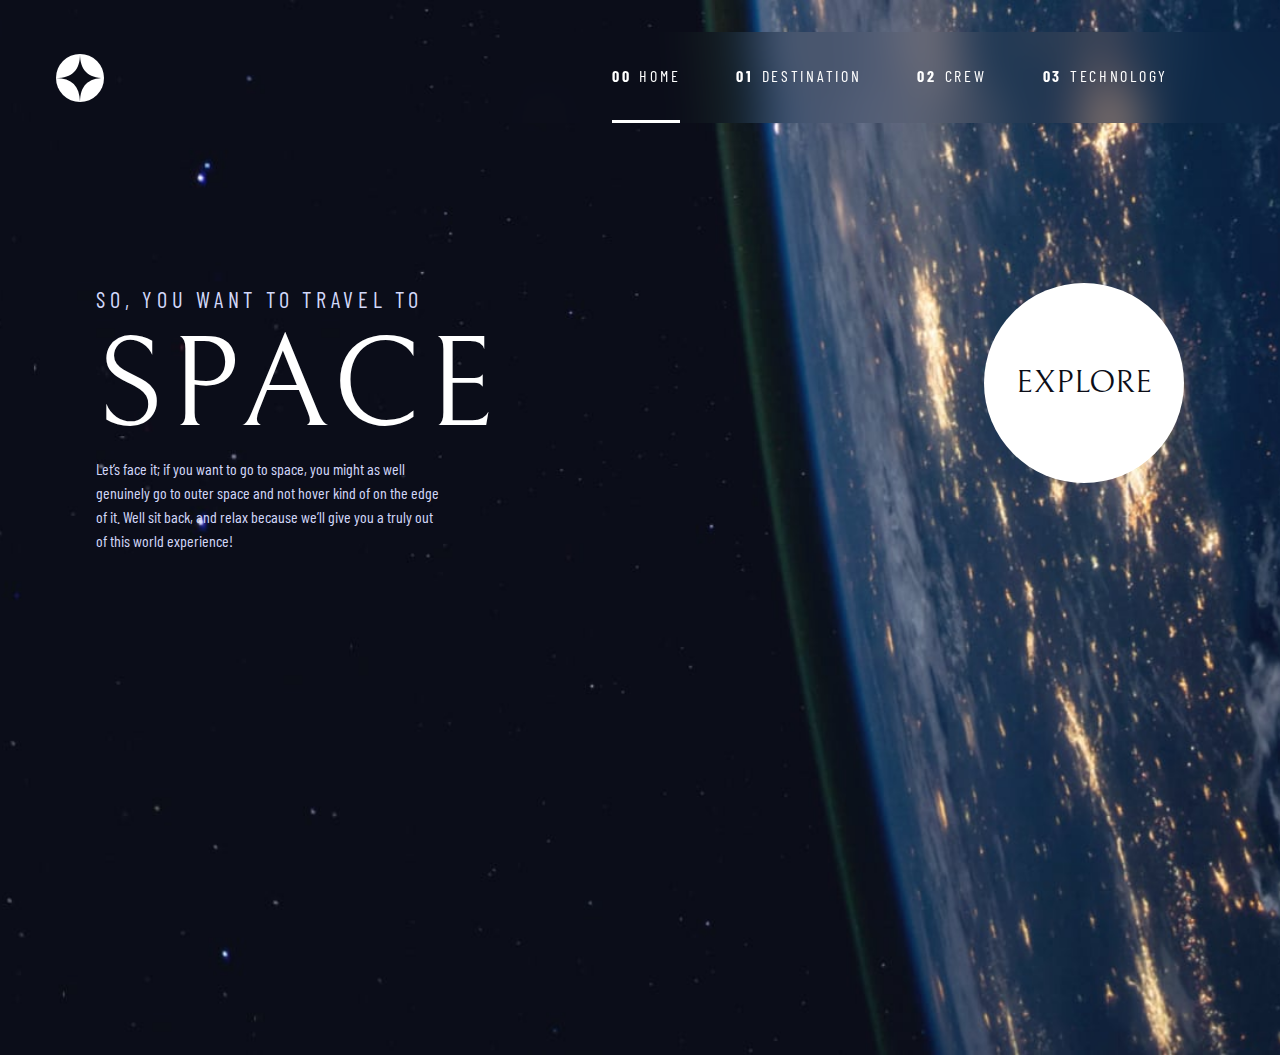
<file: index.html>
<!DOCTYPE html>
<html lang="en">
  <head>
    <meta charset="UTF-8" />
    <meta http-equiv="X-UA-Compatible" content="IE=edge" />
    <meta name="viewport" content="width=device-width, initial-scale=1.0" />
    <title>space-tourism-website</title>
    <!-- fonts -->
    <link rel="preconnect" href="https://fonts.googleapis.com">
  <link rel="preconnect" href="https://fonts.gstatic.com" crossorigin>
  <link href="https://fonts.googleapis.com/css2?family=Barlow+Condensed:wght@400;700&family=Bellefair&family=Barlow:wght@400;700&display=swap"
      rel="stylesheet">
    <!-- css file -->
    <link rel="stylesheet" href="style.css">
    <script src="home.js" defer></script>
  </head>
  <body class="home">
    <header class="flex primary-header">
        <div >
            <img src="starter-code/assets/shared/logo.svg" alt="" class="logo">
        </div> 
        <button class="mobile-nav-toggle" aria-controls="primary-navigation"><span aria-expanded="false"></span></button>
                <nav>
                    <ul id="primary-navigation" class="primary-navigation underline-indicators flex">
                        <li class="active"><a class=" ff-sans-cond uppercase text-white letter-spacing-2" href="index.html"><span>00</span>Home</a>
                        <li><a class="ff-sans-cond  uppercase text-white letter-spacing-2" href="destination.html"><span>01</span>Destination</a>
                        <li><a class=" ff-sans-cond   uppercase text-white letter-spacing-2" href="crew.html"><span>02</span>Crew</a>
                        <li><a class=" ff-sans-cond   uppercase text-white letter-spacing-2" href="technology.html"><span>03</span>Technology</a>
                    </ul>
                </nav>
    </header>
    <!-- <div class="landing"> -->
        <main class="container flex landing">
            <div class="text">
                <h1 class="text-accent ff-sans-cond fs-500 uppercase letter-spacing-1" style="font-weight: normal;">  So, you want to travel to
                    <br><span class="ff-serif fs-900 text-white">Space</span>
                </h1>
                <p class="text-accent">Let’s face it; if you want to go to space, you might as well genuinely go to 
                    outer space and not hover kind of on the edge of it. Well sit back, and relax 
                    because we’ll give you a truly out of this world experience!</p>
            </div>
                <a href="destination.html" class="large-button uppercase ff-serif fs-600 text-dark bg-white">Explore</a>
          </main>
    <!-- </div>  -->
  </body>
</html>
</file>
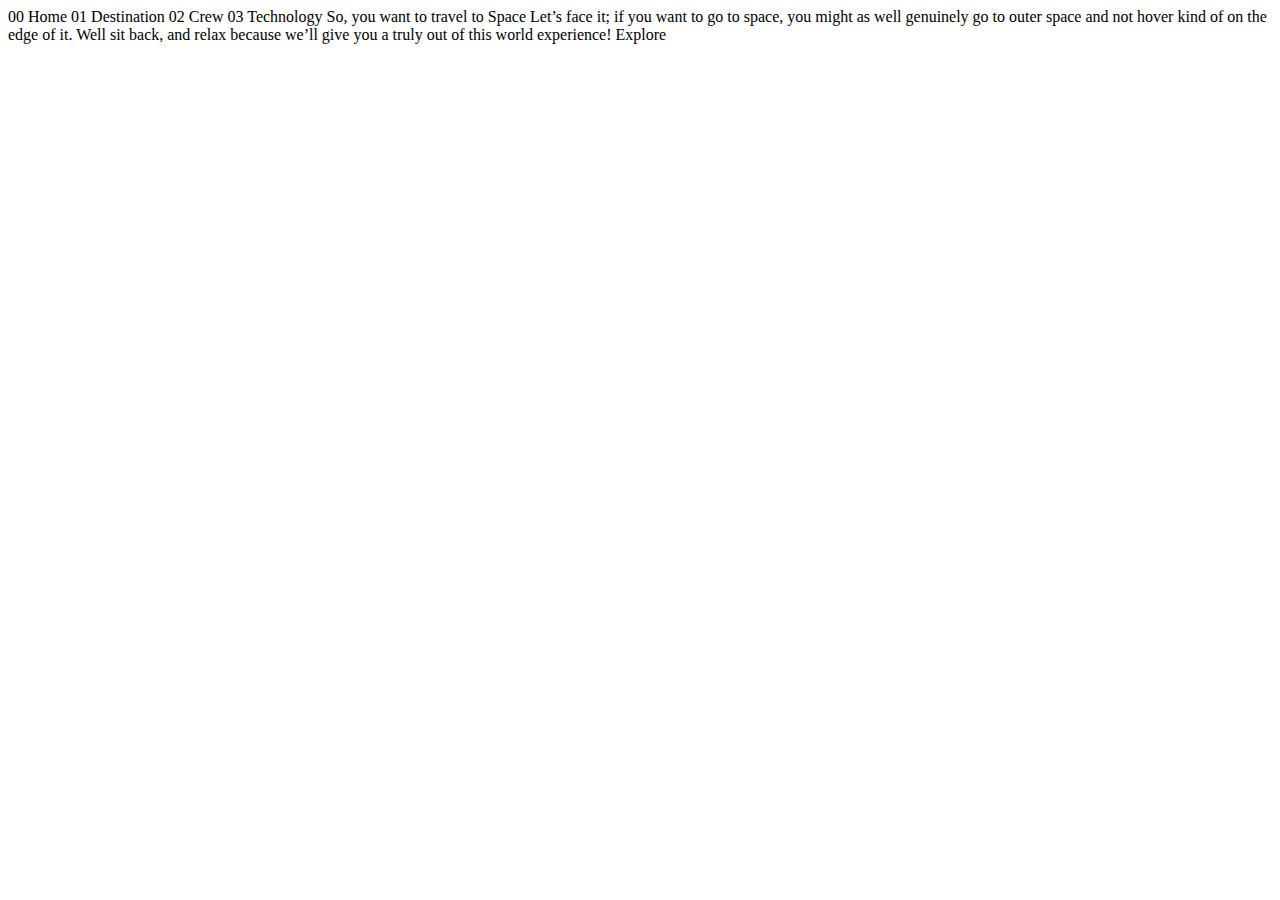
<file: starter-code/index.html>
<!DOCTYPE html>
<html lang="en">
<head>
  <meta charset="UTF-8">
  <meta name="viewport" content="width=device-width, initial-scale=1.0">

  <link rel="icon" type="image/png" sizes="32x32" href="./assets/favicon-32x32.png">
  
  <title>Frontend Mentor | Space tourism website</title>
</head>
<body>

  00 Home
  01 Destination
  02 Crew
  03 Technology

  So, you want to travel to
  Space
  Let’s face it; if you want to go to space, you might as well genuinely go to 
  outer space and not hover kind of on the edge of it. Well sit back, and relax 
  because we’ll give you a truly out of this world experience!

  Explore

</body>
</html>
</file>
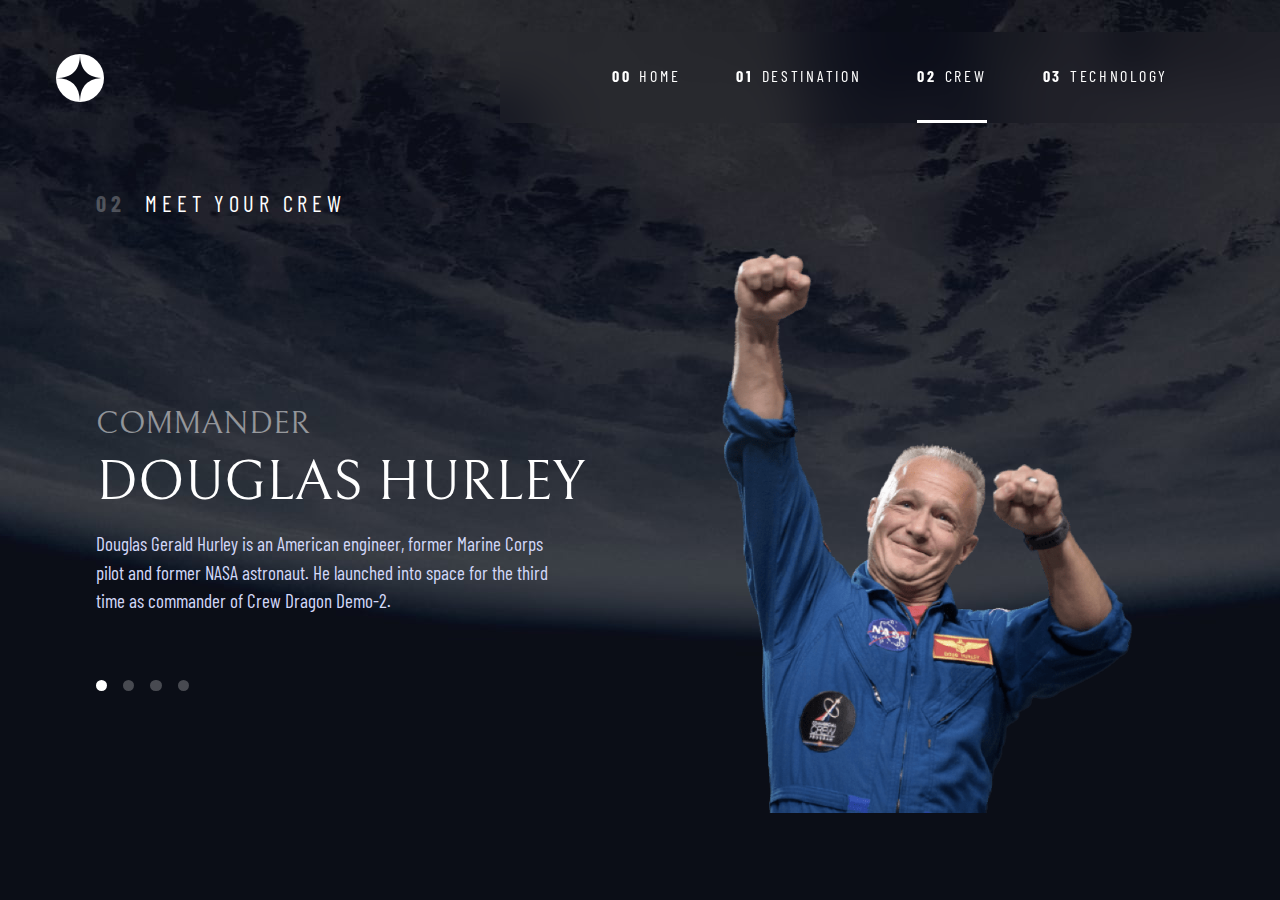
<file: crew.html>
<!DOCTYPE html>
<html lang="en">
  <head>
    <meta charset="UTF-8" />
    <meta http-equiv="X-UA-Compatible" content="IE=edge" />
    <meta name="viewport" content="width=device-width, initial-scale=1.0" />
    <title>space-tourism-website</title>
    <!-- fonts -->
    <link rel="preconnect" href="https://fonts.googleapis.com" />
    <link rel="preconnect" href="https://fonts.gstatic.com" crossorigin />
    <link
      href="https://fonts.googleapis.com/css2?family=Barlow+Condensed:wght@400;700&family=Bellefair&family=Barlow:wght@400;700&display=swap"
      rel="stylesheet"
    />
    <!-- css file -->
    <link rel="stylesheet" href="style.css" />
    <script src="home.js" defer></script>
    <script src="dot.js" defer></script>
  </head>
  <body class="crew">
    <header class="flex primary-header">
      <div>
        <img src="starter-code/assets/shared/logo.svg" alt="" class="logo" />
      </div>
      <button class="mobile-nav-toggle" aria-controls="primary-navigation">
        <span aria-expanded="false"></span>
      </button>
      <nav>
        <ul
          id="primary-navigation"
          class="primary-navigation underline-indicators flex"
        >
        <li ><a class=" ff-sans-cond uppercase text-white letter-spacing-2" href="index.html"><span>00</span>Home</a>
          <li><a class="ff-sans-cond  uppercase text-white letter-spacing-2" href="destination.html"><span>01</span>Destination</a>
          <li class="active"><a class=" ff-sans-cond   uppercase text-white letter-spacing-2" href="crew.html"><span>02</span>Crew</a>
          <li><a class=" ff-sans-cond   uppercase text-white letter-spacing-2" href="technology.html"><span>03</span>Technology</a>
        </ul>
      </nav>
    </header>
    <main class="container crew-main">
      <h1 class="numbered-title text-white uppercase">
        <span>02</span> Meet your crew
      </h1>
      <div class="flex column">
        <div class="profile flex column">
          <article class="content">
            <h2 class="ff-serif uppercase fs-600">Commander</h2>
            <p class="ff-serif uppercase text-white fs-700">Douglas Hurley</p>
            <p class="text-accent fs-400 text">
              Douglas Gerald Hurley is an American engineer, former Marine Corps
              pilot and former NASA astronaut. He launched into space for the
              third time as commander of Crew Dragon Demo-2.
            </p>
          </article>
          <article class="content" hidden>
            <h2 class="ff-serif uppercase fs-600">
              Mission Specialist
  


            </h2>
            <p class="ff-serif uppercase text-white fs-700">Douglas Hurley</p>
            <p class="text-accent fs-400 text">
              Mark Richard Shuttleworth is the founder and CEO of Canonical, the company behind 
              the Linux-based Ubuntu operating system. Shuttleworth became the first South 
              African to travel to space as a space tourist.
            </p>
          </article>
          <article class="content" hidden>
            <h2 class="ff-serif uppercase fs-600">
              Pilot
            </h2>
            <p class="ff-serif uppercase text-white fs-700">  Victor Glover</p>
            <p class="text-accent fs-400 text">
              Pilot on the first operational flight of the SpaceX Crew Dragon to the 
              International Space Station. Glover is a commander in the U.S. Navy where 
              he pilots an F/A-18.He was a crew member of Expedition 64, and served as a 
              station systems flight engineer.
            </p>
          </article>
          <article class="content" hidden>
            <h2 class="ff-serif uppercase fs-600">
              Flight Engineer
              
            

            </h2>
            <p class="ff-serif uppercase text-white fs-700">Anousheh Ansari</p>
            <p class="text-accent fs-400 ">
              Anousheh Ansari is an Iranian American engineer and co-founder of Prodea Systems. 
              Ansari was the fourth self-funded space tourist, the first self-funded woman to 
              fly to the ISS, and the first Iranian in space.
            </p>
          </article>
          <ul class="dots flex">
            <li class="active dot"></li>
            <li class="dot"></li>
            <li class="dot"></li>
            <li class="dot"></li>
          </ul>
        </div>
        <picture
          ><img src="starter-code/assets/crew/image-douglas-hurley.png" alt=""
        /></picture>
        <picture hidden
          ><img src="starter-code/assets/crew/image-mark-shuttleworth.png" alt=""
        /></picture>
        <picture hidden
          ><img src="starter-code/assets/crew/image-victor-glover.png" alt=""
        /></picture>
        <picture hidden
          ><img src="starter-code/assets/crew/image-anousheh-ansari.png" alt=""
        /></picture>
      </div>
    </main>
  </body>
</html>
</file>
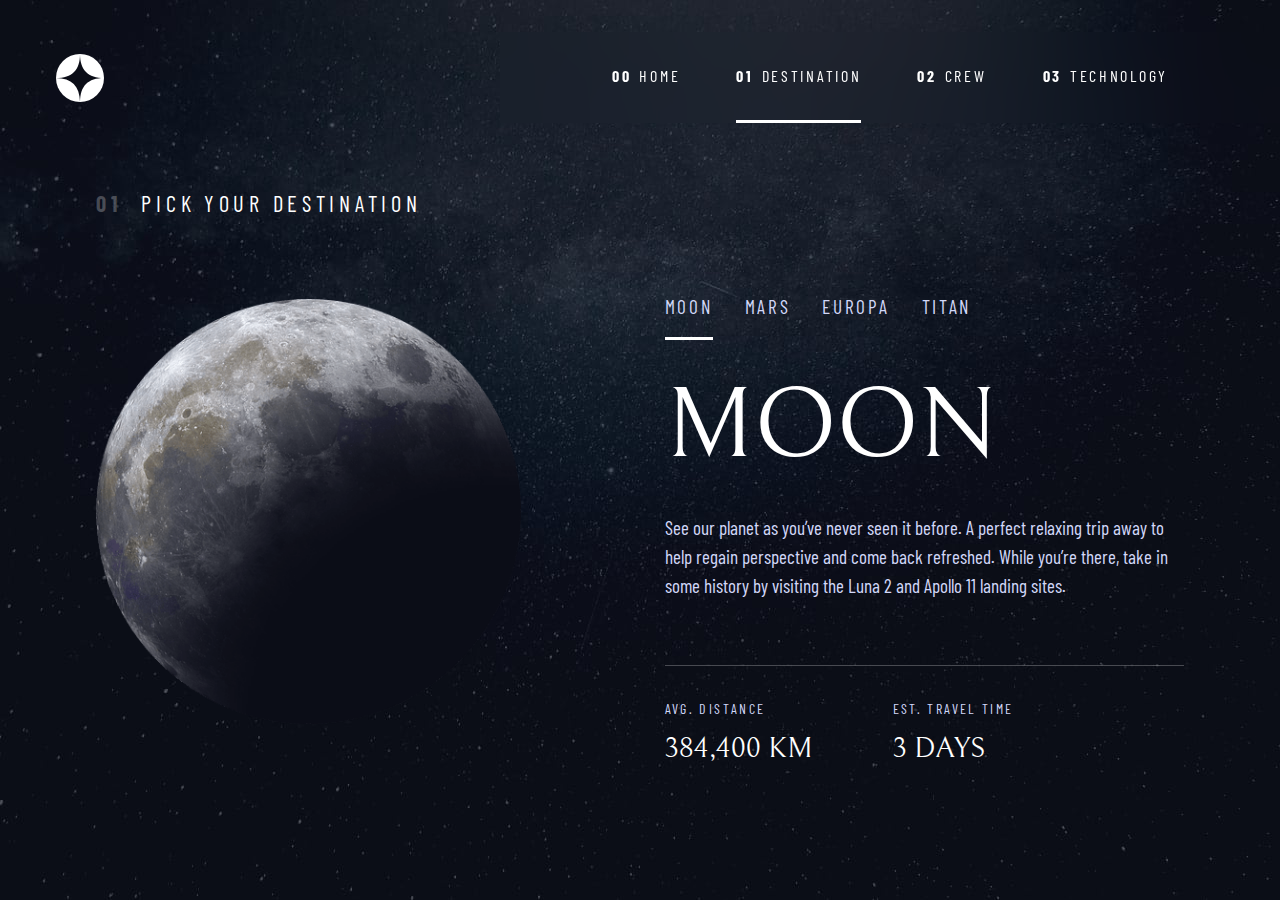
<file: destination.html>
<!DOCTYPE html>
<html lang="en">
  <head>
    <meta charset="UTF-8" />
    <meta http-equiv="X-UA-Compatible" content="IE=edge" />
    <meta name="viewport" content="width=device-width, initial-scale=1.0" />
    <title>space-tourism-website</title>
    <!-- fonts -->
    <link rel="preconnect" href="https://fonts.googleapis.com">
    <link rel="preconnect" href="https://fonts.gstatic.com" crossorigin>
    <link href="https://fonts.googleapis.com/css2?family=Barlow+Condensed:wght@400;700&family=Bellefair&family=Barlow:wght@400;700&display=swap"
    rel="stylesheet">
    <!-- css file -->
    <link rel="stylesheet" href="style.css">
    <script src="home.js" defer></script>
    <script src="tab.js" defer></script>
  </head>
  <body class="destination">
    <header class="flex primary-header">
      <div >
        <img src="starter-code/assets/shared/logo.svg" alt="" class="logo">
      </div> 
        <button class="mobile-nav-toggle" aria-controls="primary-navigation"><span aria-expanded="false"></span></button>
                <nav>
                    <ul id="primary-navigation" class="primary-navigation underline-indicators flex">
                      <li ><a class=" ff-sans-cond uppercase text-white letter-spacing-2" href="index.html"><span>00</span>Home</a>
                        <li class="active"><a class="ff-sans-cond  uppercase text-white letter-spacing-2" href="destination.html"><span>01</span>Destination</a>
                        <li><a class=" ff-sans-cond   uppercase text-white letter-spacing-2" href="crew.html"><span>02</span>Crew</a>
                        <li><a class=" ff-sans-cond   uppercase text-white letter-spacing-2" href="technology.html"><span>03</span>Technology</a>
                          </ul>
                        </nav>
    </header>
    <main class="container destination-main ">
      <h1 class="numbered-title text-white" ><span>01</span> Pick your destination</h1>
      <div  class="content flex column">
          <picture>

            <img src="starter-code/assets/destination/image-moon.png" alt="moon pic">
          </picture>
          <picture hidden>
            
            <img src="starter-code/assets/destination/image-mars.png" alt="mars pic">
          </picture>
          <picture hidden>

            <img hidden src="starter-code/assets/destination/image-europa.png" alt="europa pic">
          </picture>
          <picture hidden>

            <img hidden src="starter-code/assets/destination/image-titan.png" alt="titan pic">
          </picture>
        
        <div class="details">
          <div class="header ">
            <ul class="underline-indicators flex text-accent uppercase letter-spacing-2 tablist">
              <li class="active fs-400 tab">Moon</li>
              <li class="fs-400 tab">Mars</li>
              <li class="fs-400 tab">Europa</but>
              <li class="fs-400 tab">Titan</li>
            </ul>
          </div>
          <!-- moon -->
          <article>
            <h2 class="ff-serif fs-800 text-white uppercase">Moon</h2>
            <p class="text-accent fs-400">See our planet as you’ve never seen it before. A perfect relaxing trip away to help 
              regain perspective and come back refreshed. While you’re there, take in some history 
              by visiting the Luna 2 and Apollo 11 landing sites.</p>
            <div class="distime flex column">
                <div class="distance ">
                  <h3 class="uppercase text-accent letter-spacing-3 fs-200">Avg. distance</h3>
                  <p class="ff-serif text-white uppercase ">384,400 km</p>
                </div>
                <div class="time">
                  <h3 class="uppercase text-accent letter-spacing-3 fs-200">Est. travel time</h3>
                  <p class="ff-serif text-white uppercase ">3 days</p>
                </div>
            </div>
          </article>
          <!-- mars -->
          <article hidden class="Mars">
            <h2 class="ff-serif fs-800 text-white uppercase">Mars</h2>
            <p class="text-accent fs-400">
              Don’t forget to pack your hiking boots. You’ll need them to tackle Olympus Mons, 
              the tallest planetary mountain in our solar system. It’s two and a half times 
              the size of Everest!</p>
            <div class="distime flex column">
                <div class="distance ">
                  <h3 class="uppercase text-accent letter-spacing-3 fs-200">Avg. distance</h3>
                  <p class="ff-serif text-white uppercase ">225 mil. km</p>
                </div>
                <div class="time">
                  <h3 class="uppercase text-accent letter-spacing-3 fs-200">Est. travel time</h3>
                  <p class="ff-serif text-white uppercase ">9 months</p>
                </div>
            </div>
          </article>
          <!-- europa -->
          <article hidden class="Europa">
            <h2 class="ff-serif fs-800 text-white uppercase">Europa</h2>
            <p class="text-accent fs-400">The smallest of the four Galilean moons orbiting Jupiter, Europa is a 
              winter lover’s dream. With an icy surface, it’s perfect for a bit of 
              ice skating, curling, hockey, or simple relaxation in your snug 
              wintery cabin.
            
              </p>
            <div class="distime flex column">
                <div class="distance ">
                  <h3 class="uppercase text-accent letter-spacing-3 fs-200">Avg. distance</h3>
                  <p class="ff-serif text-white uppercase ">628 mil. km</p>
                </div>
                <div class="time">
                  <h3 class="uppercase text-accent letter-spacing-3 fs-200">Est. travel time</h3>
                  <p class="ff-serif text-white uppercase ">3 years</p>
                </div>
            </div>
          </article >
          <!-- titan -->
          <article hidden class="Titan">
            <h2 class="ff-serif fs-800 text-white uppercase">Titan</h2>
            <p class="text-accent fs-400">

              The only moon known to have a dense atmosphere other than Earth, Titan 
              is a home away from home (just a few hundred degrees colder!). As a 
              bonus, you get striking views of the Rings of Saturn.
            
              </p>
            <div class="distime flex column">
                <div class="distance ">
                  <h3 class="uppercase text-accent letter-spacing-3 fs-200">Avg. distance</h3>
                  <p class="ff-serif text-white uppercase ">1.6 bil. km</p>
                </div>
                <div class="time">
                  <h3 class="uppercase text-accent letter-spacing-3 fs-200">Est. travel time</h3>
                  <p class="ff-serif text-white uppercase ">7 years</p>
                </div>
            </div>
          </article>
        </div>
      </div>
    </main>
</file>
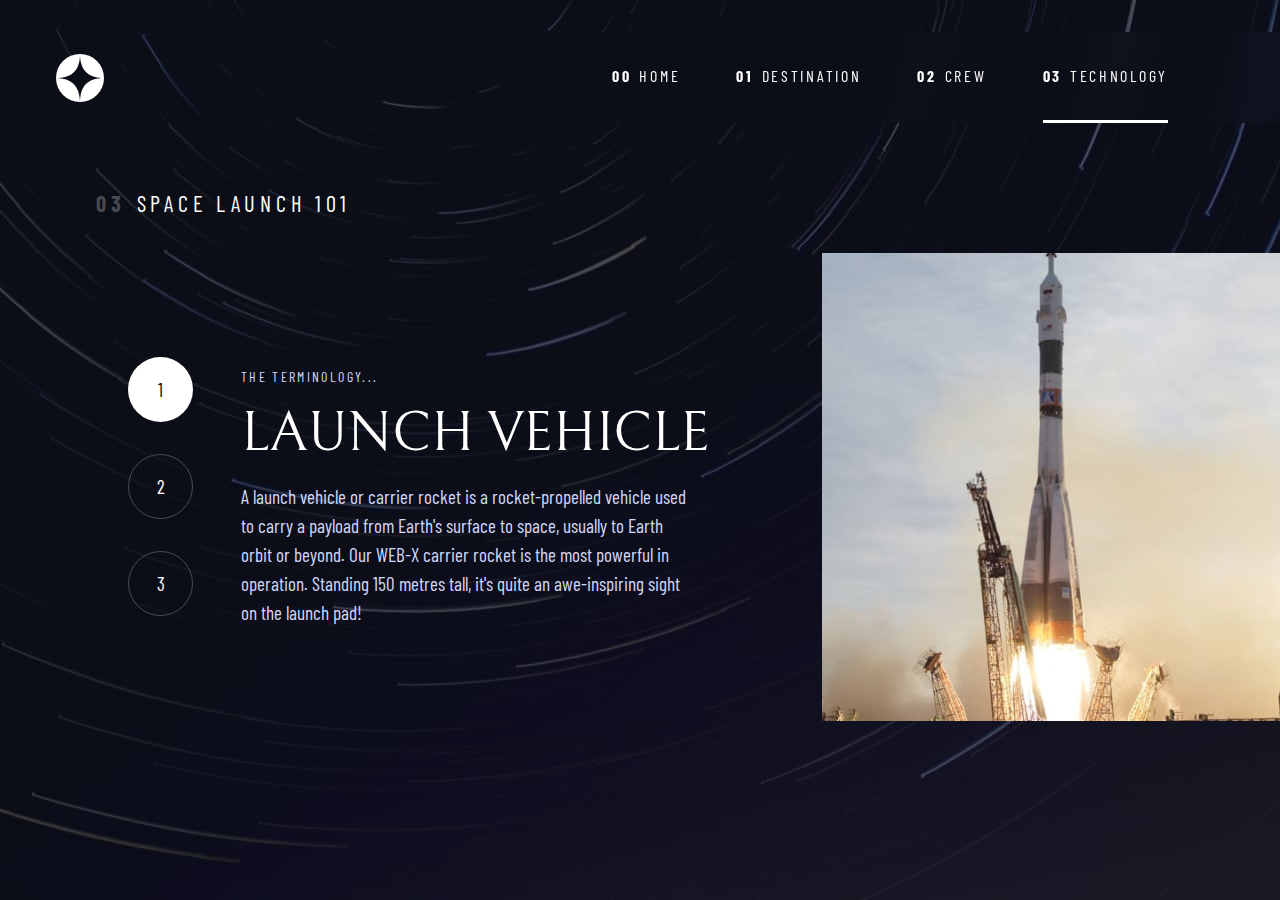
<file: technology.html>
<!DOCTYPE html>
<html lang="en">
  <head>
    <meta charset="UTF-8" />
    <meta http-equiv="X-UA-Compatible" content="IE=edge" />
    <meta name="viewport" content="width=device-width, initial-scale=1.0" />
    <title>space-tourism-website</title>
    <!-- fonts -->
    <link rel="preconnect" href="https://fonts.googleapis.com" />
    <link rel="preconnect" href="https://fonts.gstatic.com" crossorigin />
    <link
      href="https://fonts.googleapis.com/css2?family=Barlow+Condensed:wght@400;700&family=Bellefair&family=Barlow:wght@400;700&display=swap"
      rel="stylesheet"
    />
    <!-- css file -->
    <link rel="stylesheet" href="style.css" />
    <script src="home.js" defer></script>
    <script src="circles.js" defer></script>
  </head>
  <body class="technology">
    <header class="flex primary-header">
      <div>
        <img src="starter-code/assets/shared/logo.svg" alt="" class="logo" />
      </div>
      <button class="mobile-nav-toggle" aria-controls="primary-navigation">
        <span aria-expanded="false"></span>
      </button>
      <nav>
        <ul
          id="primary-navigation"
          class="primary-navigation underline-indicators flex"
        >
        <li ><a class=" ff-sans-cond uppercase text-white letter-spacing-2" href="index.html"><span>00</span>Home</a>
          <li><a class="ff-sans-cond  uppercase text-white letter-spacing-2" href="destination.html"><span>01</span>Destination</a>
          <li><a class=" ff-sans-cond   uppercase text-white letter-spacing-2" href="crew.html"><span>02</span>Crew</a>
          <li class="active"><a class=" ff-sans-cond   uppercase text-white letter-spacing-2" href="technology.html"><span>03</span>Technology</a>
        </ul>
    </nav>
    </header>
    <main class="tech-main ">
        <h1 class="numbered-title text-white" ><span>03</span>SPACE LAUNCH 101</h1>
        <div class="tech-content flex column">
            <picture>
                <source media="(min-width: 800px)" srcset="starter-code/assets/technology/image-launch-vehicle-portrait.jpg">
                <img src="starter-code/assets/technology/image-launch-vehicle-landscape.jpg" alt="launch-vehicle"></picture>
                <picture hidden>
                    <source media="(min-width: 800px)" srcset="starter-code/assets/technology/image-spaceport-portrait.jpg">
                    <img src="starter-code/assets/technology/image-spaceport-landscape.jpg" alt="spaceport"></picture>
                    <picture hidden>
                <source media="(min-width: 800px)" srcset="starter-code/assets/technology/image-space-capsule-portrait.jpg">
                <img src="starter-code/assets/technology/image-space-capsule-landscape.jpg" alt="space-capsule"></picture>
            <div class="text">
                <ul class="numbered-circles flex fs-400 circles">
                    <li class="active circle">1</li>
                    <li class="circle">2</li>
                    <li class="circle">3</li>
                </ul>
                <article>
                    <div class="title">
                        <h2 class="uppercase letter-spacing-3 text-accent fs-200">
                            The terminology...
                        </h2>
                        <p class="ff-serif text-white uppercase fs-700">
                            Launch vehicle
                        </p>
                    </div>
                    <p class="text-accent fs-400">
                        A launch vehicle or carrier rocket is a rocket-propelled vehicle used to carry a 
                        payload from Earth's surface to space, usually to Earth orbit or beyond. Our 
                        WEB-X carrier rocket is the most powerful in operation. Standing 150 metres tall, 
                        it's quite an awe-inspiring sight on the launch pad!
                </article>
                <article hidden>
                    <div class="title">
                        <h2 class="uppercase letter-spacing-3 text-accent fs-200">
                            The terminology...
                        </h2>
                        <p class="ff-serif text-white uppercase fs-700">
                            Spaceport
                        </p>
                    </div>
                    <p class="text-accent fs-400">
                        A spaceport or cosmodrome is a site for launching (or receiving) spacecraft, 
                        by analogy to the seaport for ships or airport for aircraft. Based in the 
                        famous Cape Canaveral, our spaceport is ideally situated to take advantage 
                        of the Earth’s rotation for launch.
                </article>
                <article hidden>
                    <div class="title">
                        <h2 class="uppercase letter-spacing-3 text-accent fs-200">
                            The terminology...
                        </h2>
                        <p class="ff-serif text-white uppercase fs-700">
                            Space Capsule
                        </p>
                    </div>
                    <p class="text-accent fs-400">
                        A space capsule is an often-crewed spacecraft that uses a blunt-body reentry 
                        capsule to reenter the Earth's atmosphere without wings. Our capsule is where 
                        you'll spend your time during the flight. It includes a space gym, cinema, 
                        and plenty of other activities to keep you entertained.
                </article>
                
            </div>
        </div>
    </main>
</file>
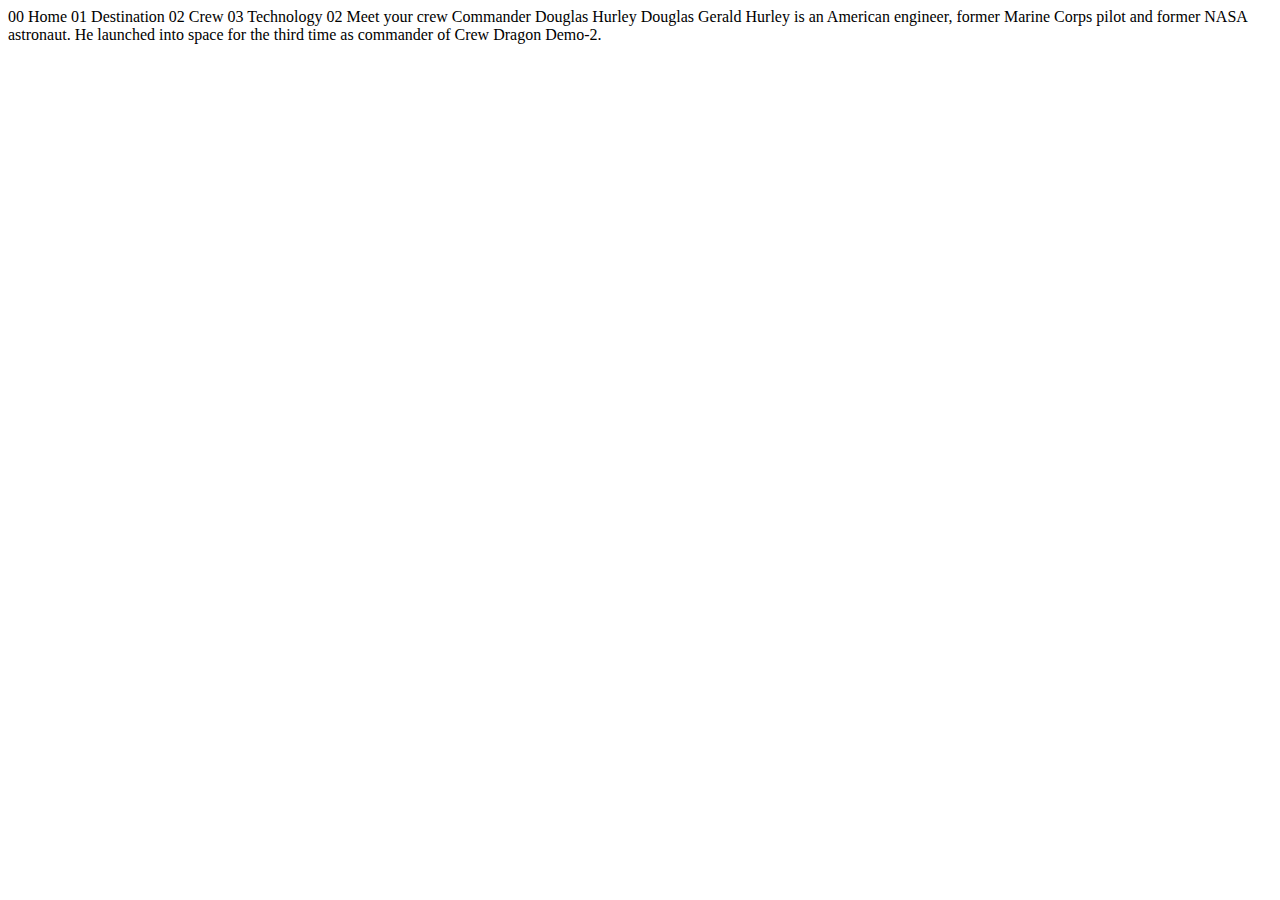
<file: starter-code/crew-commander.html>
<!DOCTYPE html>
<html lang="en">
<head>
  <meta charset="UTF-8">
  <meta name="viewport" content="width=device-width, initial-scale=1.0">

  <link rel="icon" type="image/png" sizes="32x32" href="./assets/favicon-32x32.png">
  
  <title>Frontend Mentor | Space tourism website</title>
</head>
<body>

  00 Home
  01 Destination
  02 Crew
  03 Technology

  02 Meet your crew

  Commander
  Douglas Hurley

  Douglas Gerald Hurley is an American engineer, former Marine Corps pilot 
  and former NASA astronaut. He launched into space for the third time as 
  commander of Crew Dragon Demo-2.
</body>
</html>
</file>
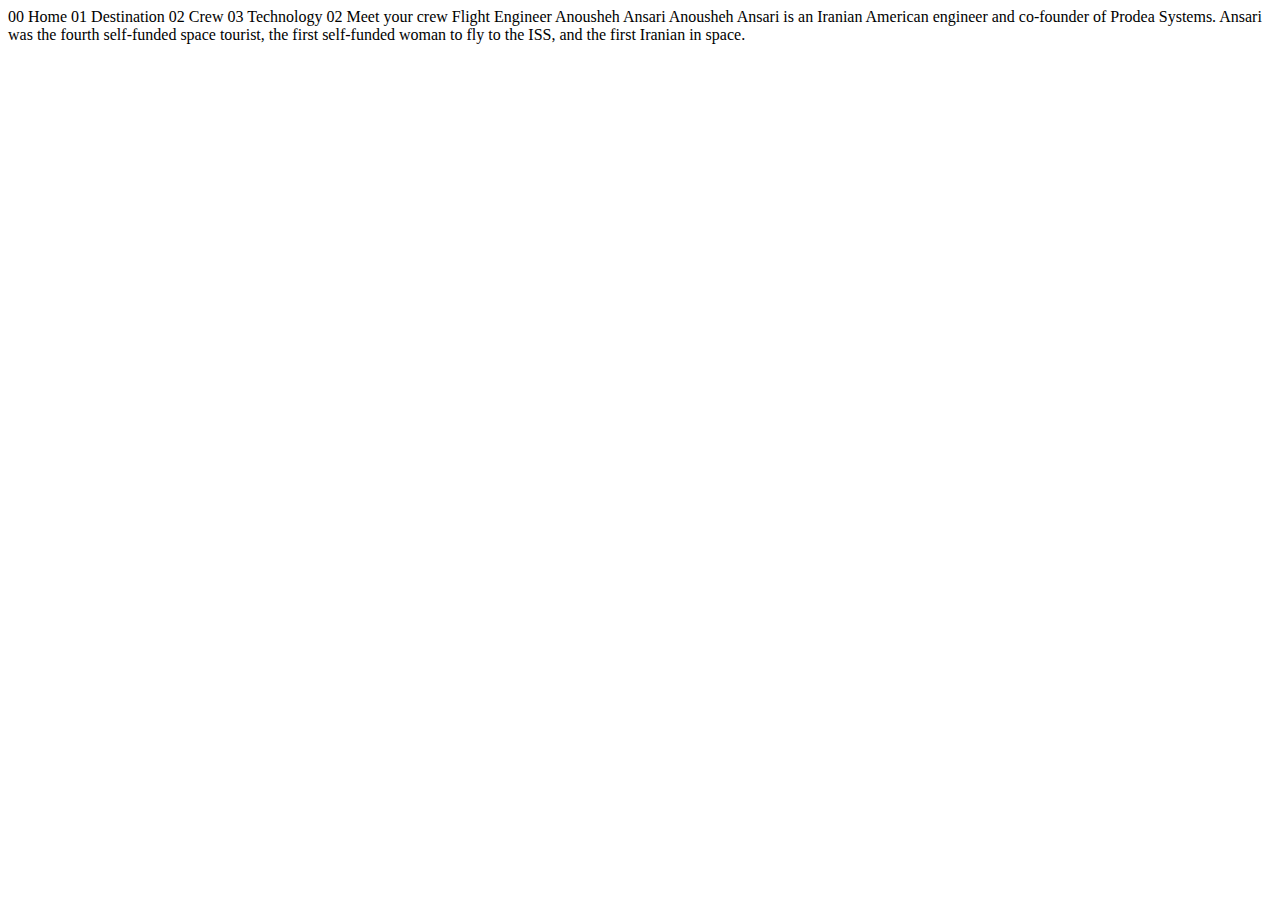
<file: starter-code/crew-engineer.html>
<!DOCTYPE html>
<html lang="en">
<head>
  <meta charset="UTF-8">
  <meta name="viewport" content="width=device-width, initial-scale=1.0">

  <link rel="icon" type="image/png" sizes="32x32" href="./assets/favicon-32x32.png">
  
  <title>Frontend Mentor | Space tourism website</title>
</head>
<body>

  00 Home
  01 Destination
  02 Crew
  03 Technology

  02 Meet your crew

  Flight Engineer
  Anousheh Ansari

  Anousheh Ansari is an Iranian American engineer and co-founder of Prodea Systems. 
  Ansari was the fourth self-funded space tourist, the first self-funded woman to 
  fly to the ISS, and the first Iranian in space. 
</body>
</html>
</file>
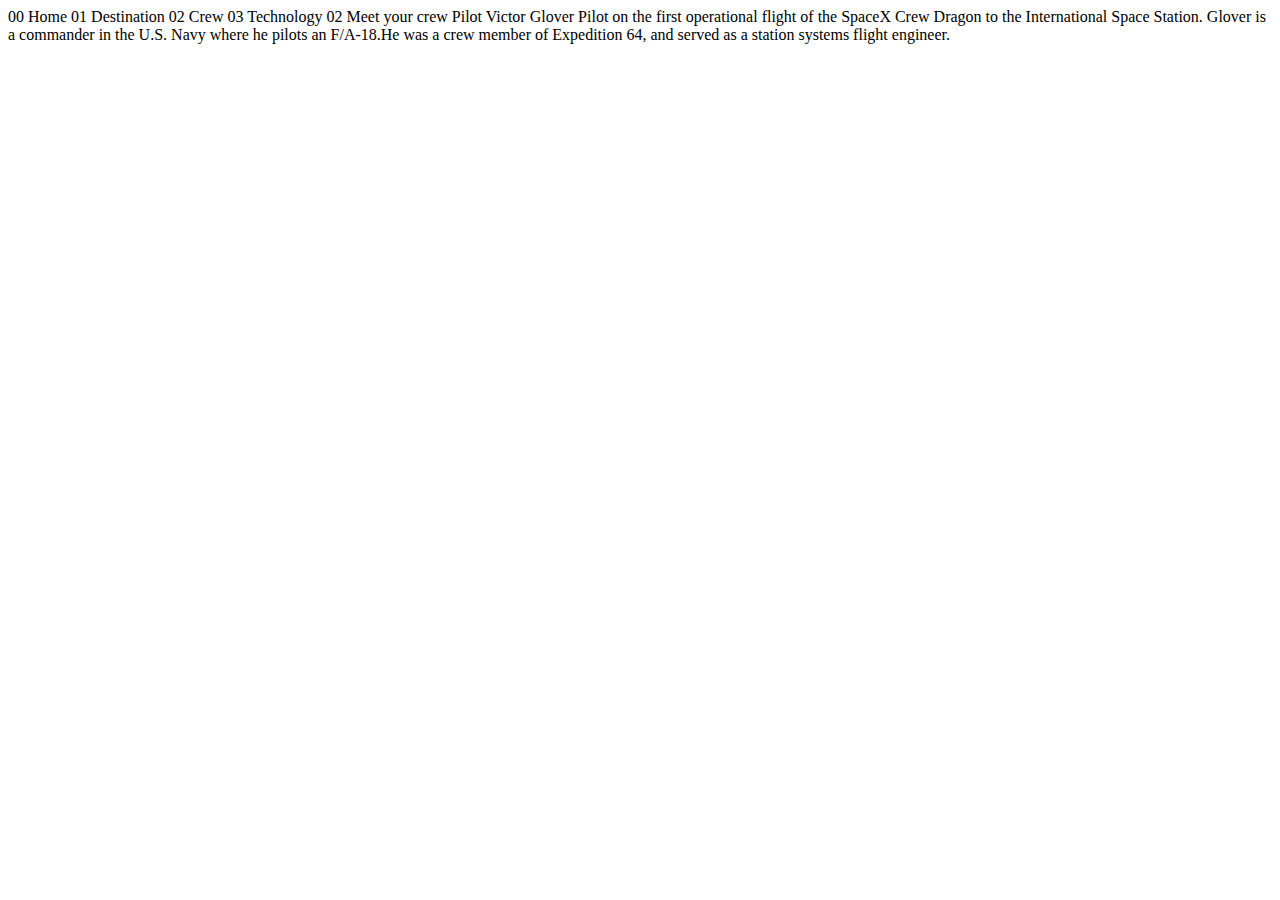
<file: starter-code/crew-pilot.html>
<!DOCTYPE html>
<html lang="en">
<head>
  <meta charset="UTF-8">
  <meta name="viewport" content="width=device-width, initial-scale=1.0">

  <link rel="icon" type="image/png" sizes="32x32" href="./assets/favicon-32x32.png">
  
  <title>Frontend Mentor | Space tourism website</title>
</head>
<body>

  00 Home
  01 Destination
  02 Crew
  03 Technology

  02 Meet your crew

  Pilot
  Victor Glover

  Pilot on the first operational flight of the SpaceX Crew Dragon to the 
  International Space Station. Glover is a commander in the U.S. Navy where 
  he pilots an F/A-18.He was a crew member of Expedition 64, and served as a 
  station systems flight engineer. 
</body>
</html>
</file>
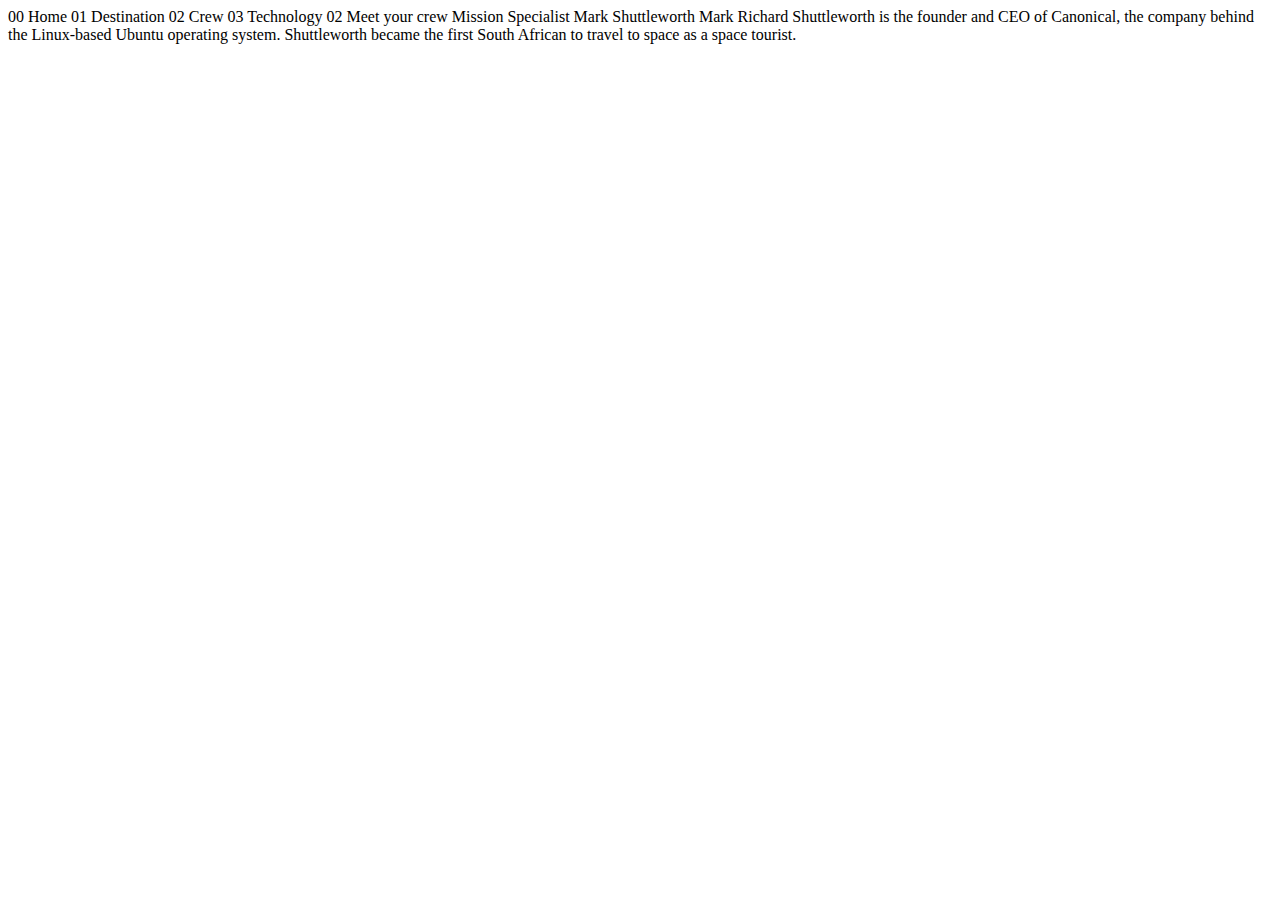
<file: starter-code/crew-specialist.html>
<!DOCTYPE html>
<html lang="en">
<head>
  <meta charset="UTF-8">
  <meta name="viewport" content="width=device-width, initial-scale=1.0">

  <link rel="icon" type="image/png" sizes="32x32" href="./assets/favicon-32x32.png">
  
  <title>Frontend Mentor | Space tourism website</title>
</head>
<body>

  00 Home
  01 Destination
  02 Crew
  03 Technology

  02 Meet your crew

  Mission Specialist
  Mark Shuttleworth

  Mark Richard Shuttleworth is the founder and CEO of Canonical, the company behind 
  the Linux-based Ubuntu operating system. Shuttleworth became the first South 
  African to travel to space as a space tourist.
</body>
</html>
</file>
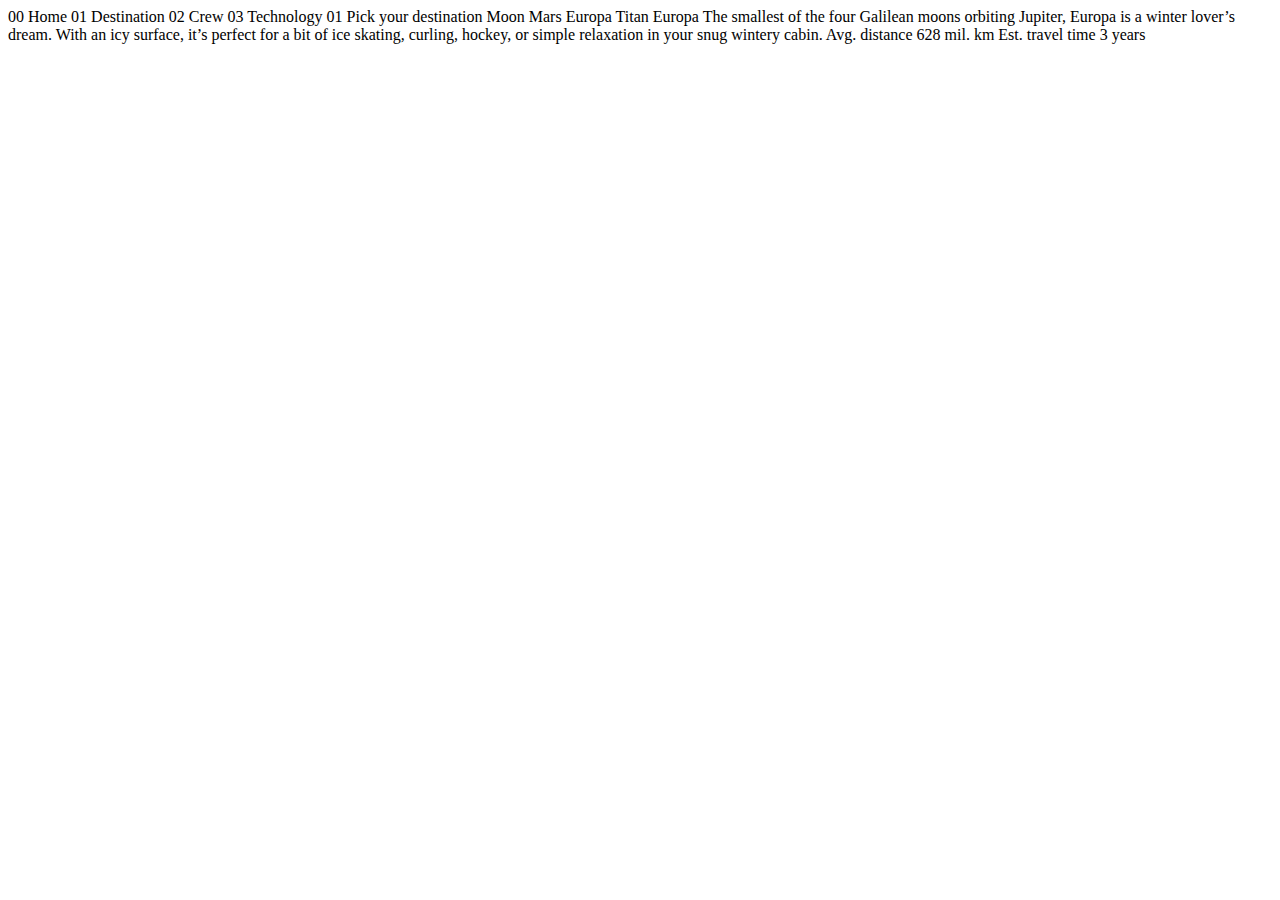
<file: starter-code/destination-europa.html>
<!DOCTYPE html>
<html lang="en">
<head>
  <meta charset="UTF-8">
  <meta name="viewport" content="width=device-width, initial-scale=1.0">

  <link rel="icon" type="image/png" sizes="32x32" href="./assets/favicon-32x32.png">
  
  <title>Frontend Mentor | Space tourism website</title>
</head>
<body>

  00 Home
  01 Destination
  02 Crew
  03 Technology

  01 Pick your destination

  Moon
  Mars
  Europa
  Titan

  Europa

  The smallest of the four Galilean moons orbiting Jupiter, Europa is a 
  winter lover’s dream. With an icy surface, it’s perfect for a bit of 
  ice skating, curling, hockey, or simple relaxation in your snug 
  wintery cabin.

  Avg. distance
  628 mil. km

  Est. travel time
  3 years
</body>
</html>
</file>
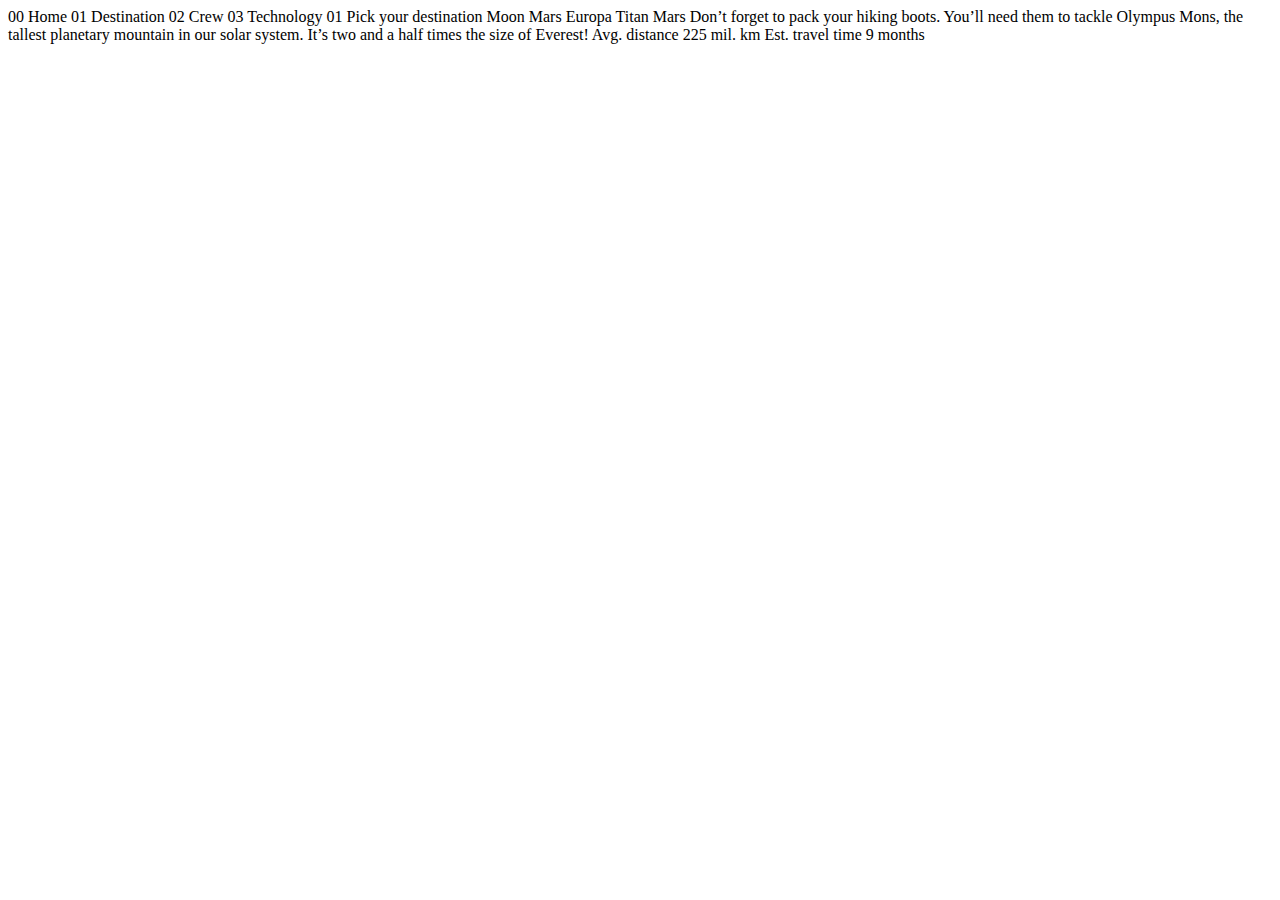
<file: starter-code/destination-mars.html>
<!DOCTYPE html>
<html lang="en">
<head>
  <meta charset="UTF-8">
  <meta name="viewport" content="width=device-width, initial-scale=1.0">

  <link rel="icon" type="image/png" sizes="32x32" href="./assets/favicon-32x32.png">
  
  <title>Frontend Mentor | Space tourism website</title>
</head>
<body>

  00 Home
  01 Destination
  02 Crew
  03 Technology

  01 Pick your destination

  Moon
  Mars
  Europa
  Titan

  Mars

  Don’t forget to pack your hiking boots. You’ll need them to tackle Olympus Mons, 
  the tallest planetary mountain in our solar system. It’s two and a half times 
  the size of Everest!

  Avg. distance
  225 mil. km

  Est. travel time
  9 months
</body>
</html>
</file>
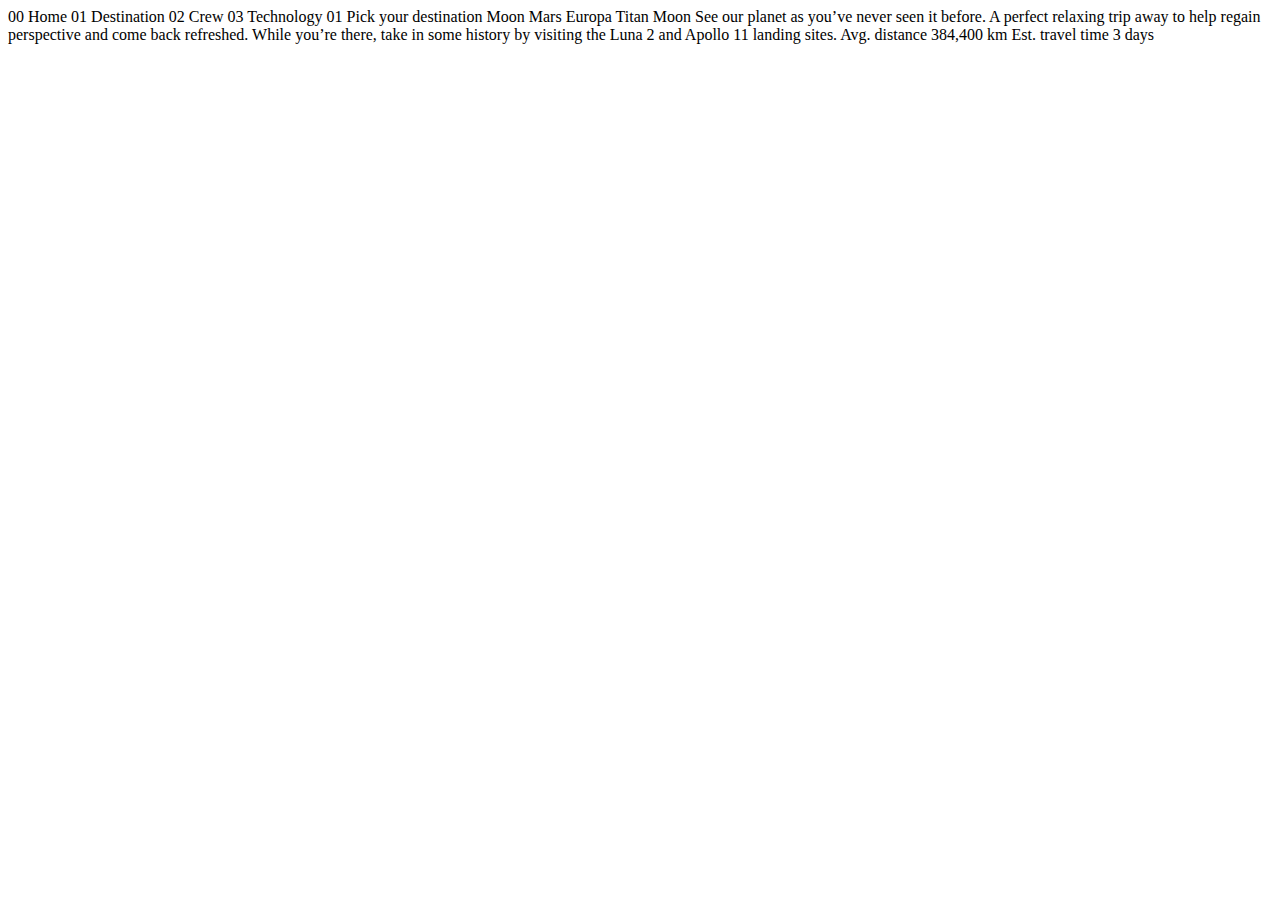
<file: starter-code/destination-moon.html>
<!DOCTYPE html>
<html lang="en">
<head>
  <meta charset="UTF-8">
  <meta name="viewport" content="width=device-width, initial-scale=1.0">

  <link rel="icon" type="image/png" sizes="32x32" href="./assets/favicon-32x32.png">
  
  <title>Frontend Mentor | Space tourism website</title>
</head>
<body>

  00 Home
  01 Destination
  02 Crew
  03 Technology

  01 Pick your destination

  Moon
  Mars
  Europa
  Titan

  Moon

  See our planet as you’ve never seen it before. A perfect relaxing trip away to help 
  regain perspective and come back refreshed. While you’re there, take in some history 
  by visiting the Luna 2 and Apollo 11 landing sites.

  Avg. distance
  384,400 km

  Est. travel time
  3 days
</body>
</html>
</file>
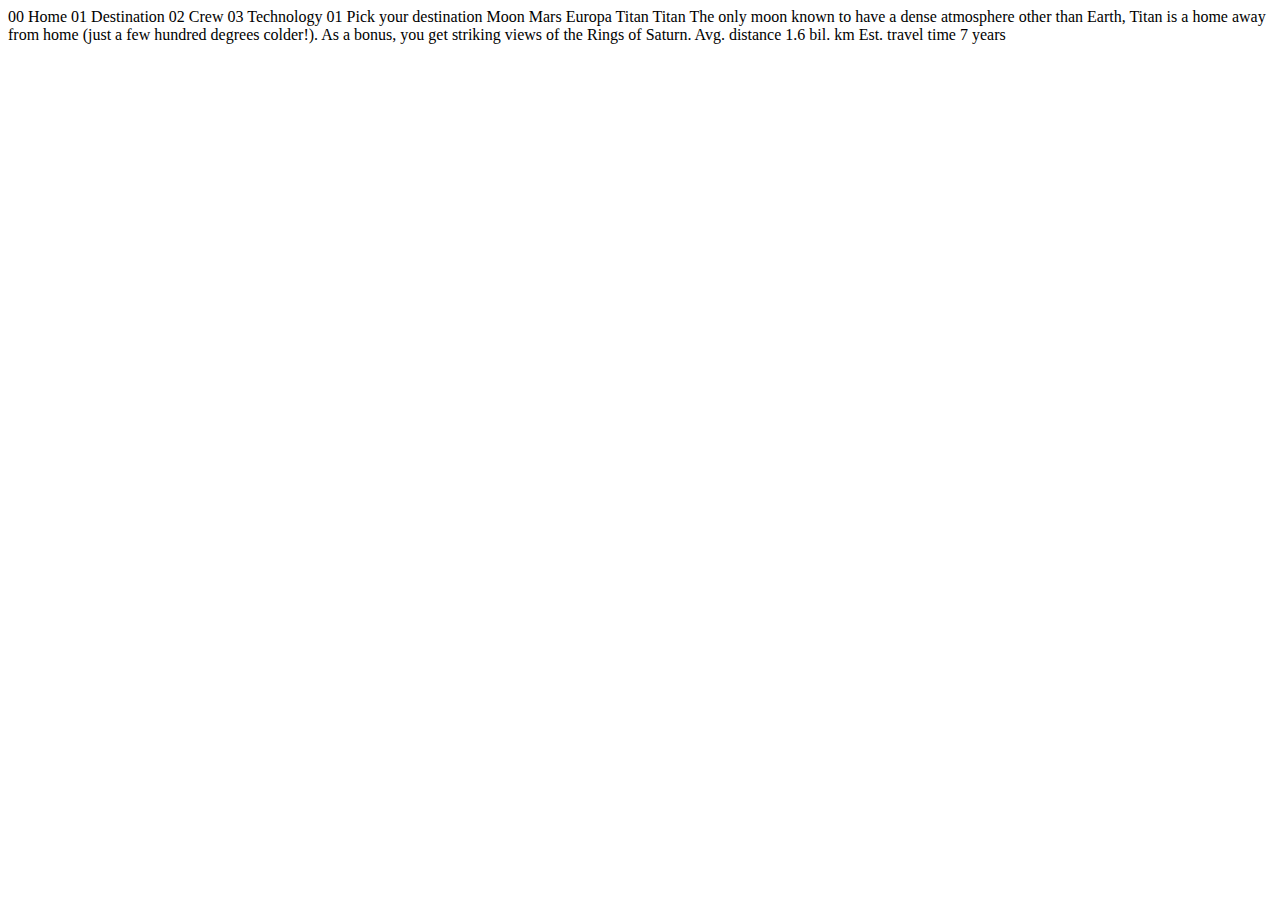
<file: starter-code/destination-titan.html>
<!DOCTYPE html>
<html lang="en">
<head>
  <meta charset="UTF-8">
  <meta name="viewport" content="width=device-width, initial-scale=1.0">

  <link rel="icon" type="image/png" sizes="32x32" href="./assets/favicon-32x32.png">
  
  <title>Frontend Mentor | Space tourism website</title>
</head>
<body>

  00 Home
  01 Destination
  02 Crew
  03 Technology

  01 Pick your destination

  Moon
  Mars
  Europa
  Titan

  Titan

  The only moon known to have a dense atmosphere other than Earth, Titan 
  is a home away from home (just a few hundred degrees colder!). As a 
  bonus, you get striking views of the Rings of Saturn.

  Avg. distance
  1.6 bil. km

  Est. travel time
  7 years
</body>
</html>
</file>
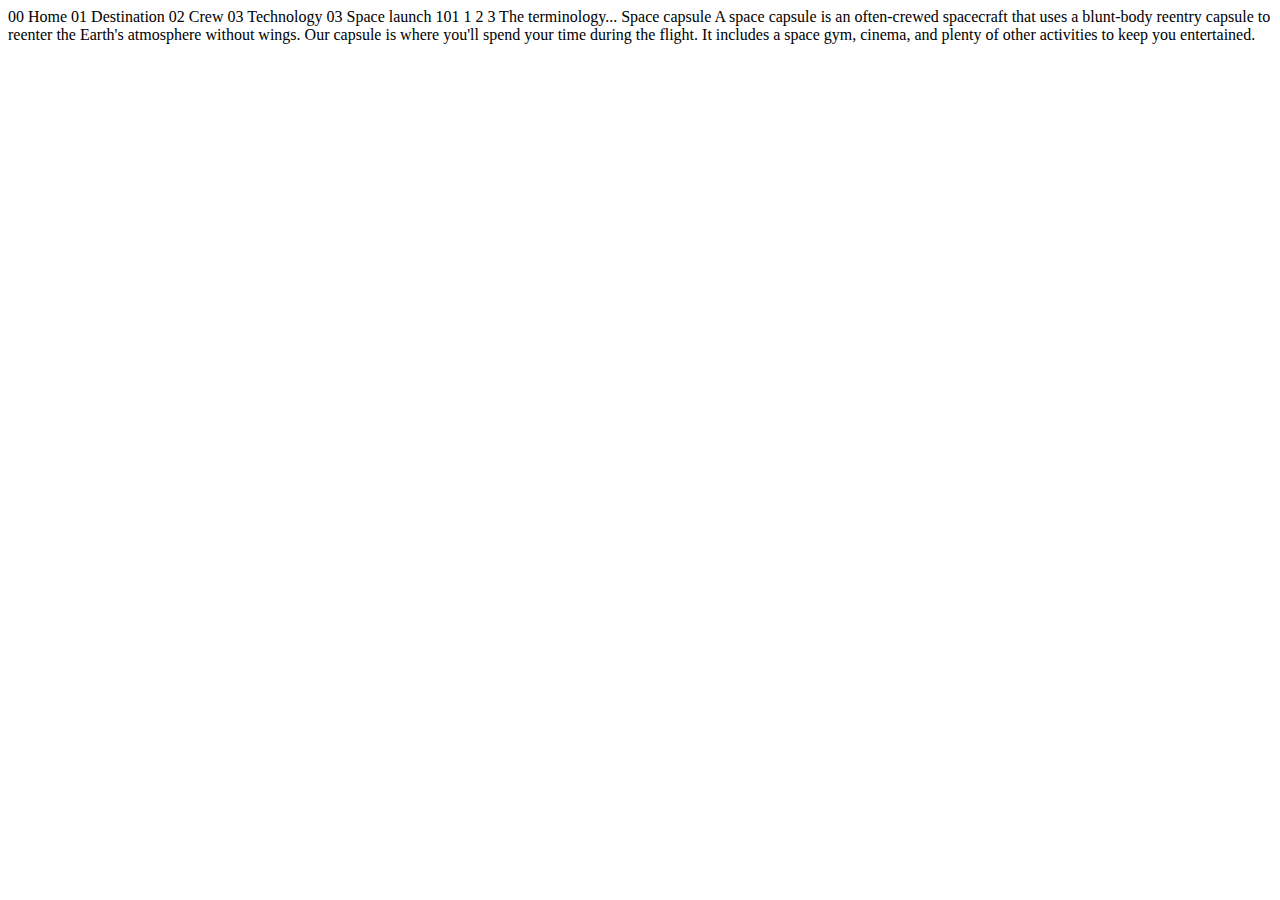
<file: starter-code/technology-capsule.html>
<!DOCTYPE html>
<html lang="en">
<head>
  <meta charset="UTF-8">
  <meta name="viewport" content="width=device-width, initial-scale=1.0">

  <link rel="icon" type="image/png" sizes="32x32" href="./assets/favicon-32x32.png">
  
  <title>Frontend Mentor | Space tourism website</title>
</head>
<body>

  00 Home
  01 Destination
  02 Crew
  03 Technology

  03 Space launch 101

  1
  2
  3

  The terminology...
  Space capsule

  A space capsule is an often-crewed spacecraft that uses a blunt-body reentry 
  capsule to reenter the Earth's atmosphere without wings. Our capsule is where 
  you'll spend your time during the flight. It includes a space gym, cinema, 
  and plenty of other activities to keep you entertained.
</body>
</html>
</file>
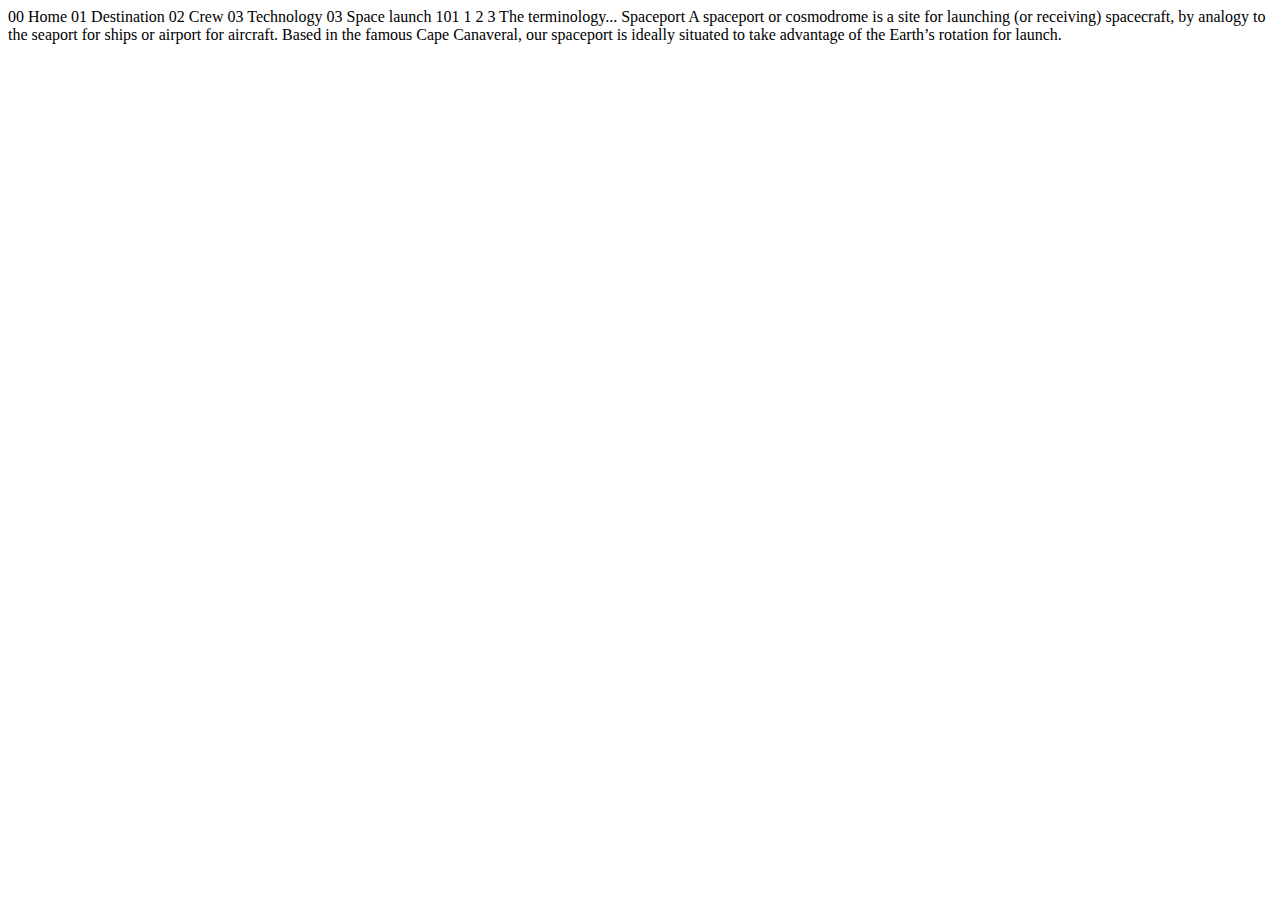
<file: starter-code/technology-spaceport.html>
<!DOCTYPE html>
<html lang="en">
<head>
  <meta charset="UTF-8">
  <meta name="viewport" content="width=device-width, initial-scale=1.0">

  <link rel="icon" type="image/png" sizes="32x32" href="./assets/favicon-32x32.png">
  
  <title>Frontend Mentor | Space tourism website</title>
</head>
<body>

  00 Home
  01 Destination
  02 Crew
  03 Technology

  03 Space launch 101

  1
  2
  3

  The terminology...
  Spaceport

  A spaceport or cosmodrome is a site for launching (or receiving) spacecraft, 
  by analogy to the seaport for ships or airport for aircraft. Based in the 
  famous Cape Canaveral, our spaceport is ideally situated to take advantage 
  of the Earth’s rotation for launch.
</body>
</html>
</file>
<file: style.css>
:root{

    --ff-serif: "Bellefair", serif;
    --ff-sans-cond: "Barlow Condensed", sans-serif;
    --ff-sans-normal: "Barlow", sans-serif;
    /* colors */
    --clr-dark: 230 35% 7%;
    --clr-light: 231 77% 90%;
    --clr-white: 0 0% 100%; 
    /* font-size */
     /* font-sizes */
    --fs-900: 5rem;
    --fs-800: 3.5rem;
    --fs-700: 1.5rem;
    --fs-600: 1rem;
    --fs-500: 1.4rem;
    --fs-400: 0.9375rem;
    --fs-300: 1rem;
    --fs-200: 0.875rem;

}

@media (min-width: 650px) {
    :root {
        --fs-900: 6rem;
        --fs-800: 5rem;
        --fs-700: 2.5rem;
        --fs-600: 1.5rem;
        --fs-400: 1rem;
    }
}

@media (min-width: 900px) {
    :root {
        /* font-sizes */
        --fs-900: 8rem;
        --fs-800: 6.25rem;
        --fs-700: 3.5rem;
        --fs-600: 2rem;
        --fs-400: 1.2rem;
    }
}
/* Golbal rules */
*,*::after,*::before{
    box-sizing: border-box;
    margin: 0;
    padding: 0;
}

body,
h1,
h2,
h3,
h4,
h5,
p,
figure,
picture {
    margin: 0;
}
img{
    max-width: 100%;
}
body {
    line-height: 1.5;
    min-height: 100vh;
    font-weight: 400;
    font-family: var(--ff-sans-cond);
    overflow-x: hidden;
}

/* make images easier to work with */
img{
    max-width: 100%;
    display: block;
}

/* make form elements easier to work with */
input,
button,
textarea,
select {
    font: inherit;
}
ul{
    list-style: none;
    padding: 0;
    margin: 0;
}
a{
    text-decoration: none;
}
/* remove animations for people who've turned them off it's good for an acsesibilty site*/
@media (prefers-reduced-motion: reduce) {  
    *,
  *::before,
  *::after {
    animation-duration: 0.01ms !important;
    animation-iteration-count: 1 !important;
    transition-duration: 0.01ms !important;
    scroll-behavior: auto !important;
}
}
/* Utility classes     */
/* ------------------- */

.flex {
    display: flex;
    gap: var(--gap, 1rem);
    
}

.grid {
    display: grid;
    gap: var(--gap, 1rem);
    
}
.container{
    width: 85%;
    margin: auto;
    max-width: 1200px;
}

/* colors */
.bg-dark { background-color: hsl( var(--clr-dark) );}
.bg-accent { background-color: hsl( var(--clr-light) );}
.bg-white { background-color: hsl( var(--clr-white) );}

.text-dark { color: hsl( var(--clr-dark) );}
.text-accent { color: hsl( var(--clr-light) );}
.text-white { color: hsl( var(--clr-white) );}
/* typography */

.ff-serif { font-family: var(--ff-serif); } 
.ff-sans-cond { font-family: var(--ff-sans-cond); } 
.ff-sans-normal { font-family: var(--ff-sans-normal); } 

.letter-spacing-1 { letter-spacing: 4.75px; } 
.letter-spacing-2 { letter-spacing: 2.7px; } 
.letter-spacing-3 { letter-spacing: 2.35px; } 

.uppercase { text-transform: uppercase; }

.fs-900 { font-size: var(--fs-900); }
.fs-800 { font-size: var(--fs-800); }
.fs-700 { font-size: var(--fs-700); }
.fs-600 { font-size: var(--fs-600); }
.fs-500 { font-size: var(--fs-500); }
.fs-400 { font-size: var(--fs-400); }
.fs-300 { font-size: var(--fs-300); }
.fs-200 { font-size: var(--fs-200); }


.fs-900,
.fs-800,
.fs-700,
.fs-600 {
    line-height: 1.1;
}
/* Component */
.large-button{
    width: 200px;
    height: 200px;
    font-size: 2rem;
    position: relative;
    z-index: 1;
    display: inline-grid;
    place-items: center;
    border-radius: 50%;
    aspect-ratio: 1;
    text-decoration: none;
    margin: 0 auto;
    
}
.large-button::after{
    content:"";
    position: absolute;
    z-index: -1;
    left: 0;
    top: 0;
    width: 100%;
    height: 100%;
    border-radius: 50%;
    background-color: rgba(255, 255, 255, 0.205);
    opacity: 0;
    transition: opacity 500ms linear, transform 500ms ease-in-out;
}

.large-button:hover::after,
.large-button:focus::after {
    opacity: 1;
    transform: scale(1.5);
}
.numbered-title {
    font-family: var(--ff-sans-cond);
    font-size: var(--fs-500);
    font-weight: 400;
    text-transform: uppercase;
    letter-spacing: 4.72px; 
}

.numbered-title span {
    margin-right: .5em;
    font-weight: 700;
    color: hsl( var(--clr-white) / .25);
}
.primary-navigation {
    --gap: clamp(1.5rem, 5vw, 3.5rem);
    --padding-gap: 2rem;
    font-family: var(--ff-sans-normal);
    background: hsl( var(--clr-dark) / 0.95);
    /* backdrop-filter: blur(1.5rem); */
}


@supports (backdrop-filter: blur(1rem)) {
.primary-navigation {
    background: hsl( var(--clr-white) / 0..05);
    backdrop-filter: blur(1.5rem);
}
}
.primary-header{
    justify-content: space-between;
    align-items: center;
}
.logo {
    margin: 1.5rem clamp(1.5rem, 5vw, 3.5rem);
}
.mobile-nav-toggle{
    display: none;
}
.primary-navigation a{
    font-family: 400;
}
.primary-navigation a > span {
    font-weight: 700;
    margin-right: .5em;
}
.column{
    flex-direction: column;
}
@media (max-width: 35rem) {
    .primary-navigation {
        --padding-gap: 0.5rem;
        --underline-gap: 0.5rem;
        position: fixed;
        z-index: 1000;
        inset: 0 0 0 30%;
        list-style: none;
        padding: min(20rem, 15vh) 2rem;
        margin: 0;
        flex-direction: column;
        transform: translateX(100%);
        transition: transform 0.5s ease-in-out;
    }
    .primary-navigation.underline-indicators > *{
        border: none;
    }
    .mobile-nav-toggle {
        display: block;
        position: absolute;
        z-index: 2000;
        right: 1rem;
        top: 2rem;
        background: transparent;
        background-image: url(starter-code/assets/shared/icon-hamburger.svg);
        background-repeat: no-repeat;
        width: 1.5rem;
        aspect-ratio: 1;
        border: 0;
    }
    .primary-navigation[data-visible="true"] {
        transform: translateX(0);
    }
    .mobile-nav-toggle[aria-expanded="true"]{
        background-image: url(starter-code/assets/shared/icon-close.svg);
        
    }
}
@media (min-width: 550px) and (max-width: 900px) {
    .primary-navigation {
        padding-inline: 3rem;
    }
    
    .primary-navigation a > span {
        display: none;
    }
}
@media (min-width:900px) {
    .primary-navigation{
        margin-block:2rem ;
        padding-inline: 7rem;
    }
    .primary-header::after {
        height: 1px;
        background: var(--clr-light);
        width: 20%;
        top: 50%;
        left: 0;
    }
}
.underline-indicators{
    gap: var(--gap,2rem);
    justify-content: center;
}
.underline-indicators > * {
    cursor: pointer;
    padding: var(--padding-gap, 1rem) 0;
    border-bottom: .2rem solid hsl( var(--clr-white) / 0 );
}

.underline-indicators > *:hover,
.underline-indicators > *:focus {
    border-color: hsl( var(--clr-white) / .5);
}

.underline-indicators > .active{
    border-color: hsl( var(--clr-white) / 1);
}
.numbered-circles{
    gap: var(--gap,1rem);
    justify-content: center;

}
.numbered-circles>*{
    border: 1px solid hsl( var(--clr-white) / .25);
    color: white;
    border-radius: 50%;
    width: 50px;
    height: 50px;
    display: flex;
    justify-content: center;
    align-items: center;
    cursor: pointer;
}
.numbered-circles > *:hover,
.numbered-circles > *:focus {
    border-color: hsl( var(--clr-white) );
}
.numbered-circles > .active{
    background-color: hsl( var(--clr-white) );
    color: hsl(var(--clr-dark));
}
.tab-list {
    --gap: 2rem;
}
.dots > * {
    cursor: pointer;
    border: 0;
    border-radius: 50%;
    padding: .35em;
    background-color: hsl( var(--clr-white) / .25);
}

.dots > *:hover,
.dots > *:focus {
    background-color: hsl( var(--clr-white) / .5);
}

.dots .active {
    background-color: hsl( var(--clr-white) / 1); 
}
nav{
    /* display: none; */
}
/* home */
.landing{
    /* justify-content: space-between; */
    gap: 4rem;
    flex-direction: column;
    text-align: center;
    place-items: center;
    padding: 10% 0;
}
.landing *:not(a){
    width: 100%;
    max-width: 50ch;
    /* flex-basis: 50%; */
}
@media (min-width:900px) {
    .landing{
        flex-direction: row;
        text-align: left;
        justify-content: space-between;
        gap: 15%;
        
        min-height: 100vh;
    }
    .landing *{
        align-self:flex-start;
    }
    .large-button{
        margin: 0;
    }
}

/* pages */
body{
    background-size: cover;
    background-position: bottom center;
}
.home{
    background-image: url(./starter-code/assets/home/background-home-mobile.jpg);
}
@media (min-width:560px) {
    .home{
        background-position: center center;
        background-image: url(./starter-code/assets/home/background-home-tablet.jpg);
    }
    
}
@media (min-width:900px) {
    .home{
        background-position: center center;
        background-image: url(./starter-code/assets/home/background-home-desktop.jpg);
    }
    
}

.destination{
    background-image: url(./starter-code/assets/destination/background-destination-mobile.jpg);
}
@media (min-width:560px) {
    .destination{
        background-position: center center;
        background-image: url(./starter-code/assets/destination/background-destination-tablet.jpg);
    }
    
}
@media (min-width:900px) {
    .destination{
        background-position: center center;
        background-image: url(./starter-code/assets/destination/background-destination-desktop.jpg);
    }
    
}
.crew{
    background-image: url(./starter-code/assets/crew/background-crew-mobile.jpg);
}
@media (min-width:560px) {
    .crew{
        background-position: center center;
        background-image: url(./starter-code/assets/crew/background-crew-tablet.jpg);
    }
    
}
@media (min-width:900px) {
    .crew{
        background-position: center center;
        background-image: url(./starter-code/assets/crew/background-crew-desktop.jpg);
    }
    
}
.technology{
    background-image: url(./starter-code/assets/technology/background-technology-mobile.jpg);
}
@media (min-width:560px) {
    .technology{
        background-position: center center;
        background-image: url(./starter-code/assets/technology/background-technology-tablet.jpg);
    }
    
}
@media (min-width:900px) {
    .technology{
        background-position: center center;
        background-image: url(./starter-code/assets/technology/background-technology-desktop.jpg);
    }
    
}


/* destination */
.details h2{
    font-weight: 400;
}
.details p{
    max-width: 750px;
}
.destination-main{
    text-align: center;
    margin: 1rem auto;
}
.destination-main .content{
    place-items: center;
    margin: 2rem auto 4rem;
    }
    .destination-main img{
        width: min(40vw,100%);
        margin: 0 auto;
    }
.destination h2 + p{
    margin: 1rem auto 2rem;
    padding-bottom: 1.5rem;
    border-bottom: 1px hsl(var(--clr-white)/.25) solid;
}
.destination-main >picture{
    align-self: start;
}
.destination .details{
    flex-basis: 50%;
}

.destination .header{
    margin: 1.5rem auto;
}
.destination-main .distime{
    place-items: center;
}
.destination-main h3{
    font-weight: 400;
}
.destination-main h3+p{
    margin-top: 0.5rem;
    font-size: 1.8rem;
}
.numbered-title{
    margin: 2rem auto ;
}
@media (min-width:560px) {
    .numbered-title{
        text-align: start;
        
    }
    .distime{
        flex-direction: row;
        justify-content: space-evenly;
    }
    
    
}
@media (min-width:1000px) {
    .destination-main .content{
        flex-direction: row;
        justify-content: space-between;
        text-align: start;
        gap: 9rem;
        align-content: start;
    }
    .distime{
        
        justify-content:start;
        gap: min(15vh,5rem);
    }
    .underline-indicators{
        justify-content: start;
    }
    .destination-main h2{
        margin: 2rem auto;
    }
    
    .destination h2 + p{
        padding-bottom: 4rem;
    }
    .destination img{
        /* width: 100%; */
    }
    
}
/* crew */
.crew-main{
    text-align: center;
}
.crew-main img{
    width: min(40vw,80%);
    margin: 0 auto;
    order: 1;
}
.crew-main picture{

    border-bottom: 1px solid hsl(var(--clr-light)/.25);
}
.crew-main .profile{
    order: 2;
    margin-top:1rem ;
}
.crew-main .dots{
    order: 1;
    margin: 0 auto;
}

.crew-main .content{
    order: 2;
}
.crew-main h2{
    font-weight: 400;
    color: hsl( var(--clr-white) / .5);
    margin: 1rem auto  .7rem;
}
.crew-main .text {
    margin: 1rem auto 6rem;
    max-width: 460px;
}
@media (min-width:560px) {
    .crew-main .profile{
        order: 0;
        /* margin-top:1rem ; */
    }
    .crew-main .text {
        margin: 1rem auto ;
    }
    .crew-main picture{
        border: none;
    }
    .crew-main .content{
        order: 0;
    }
    .crew-main h1 + div{
        gap: 2rem;
    }
}
@media (min-width:1000px) {
    .crew-main .content{
        max-width: 570px;
    }
    .crew-main h1 + div{
        flex-direction: row;
        justify-content: space-between;
    }
    .crew-main{
        text-align: start;
    }
    .crew-main .dots{
        margin: 0;
    }
    .crew-main .profile{
        align-self: center;
        gap: 4rem;
    }
    .crew-main picture{
        align-self: end;
    }
    .crew-main .text{
        margin: 1rem 0 0 0;
    }


}
/* technology */
.tech-main{
    text-align: center;
    margin-bottom: 6rem;
}
.tech-main h1{
    width: 85%;
}
.tech-main h2{
    font-weight: 400;
    
}
.tech-main .title{
    margin: 1.2rem auto;
}
.tech-main .title p{
    margin-top: 0.5rem;
}
.tech-content{
    
    gap: 2rem;
}
.tech-content article{
    width: 90%;
    margin: auto;
    max-width: 1200px;
}

@media (min-width:800px) {
    .tech-content{
        flex-direction: row;
        gap: 7rem;
        width: 90%;
        margin-left: auto;
    }
    .tech-content picture{
        order: 2;
    }
    .tech-main{
        text-align: start;
    }
    .tech-main .text{
        display: flex;
        gap: 3rem;
    }
    .tech-content .circles{
        flex-direction: column;
    }
    .numbered-circles{
        gap: 2rem;
    }
    .numbered-circles>*{
        width: 65px;
        height: 65px;
    }
    .tech-main .title p{
        margin-top:1rem;
    }
    .tech-content article >p {
        max-width: 450px;
    }

}
@media (min-width:1000px) {
    .tech-content .title p{
        width: max-content;
    }
}
</file>
